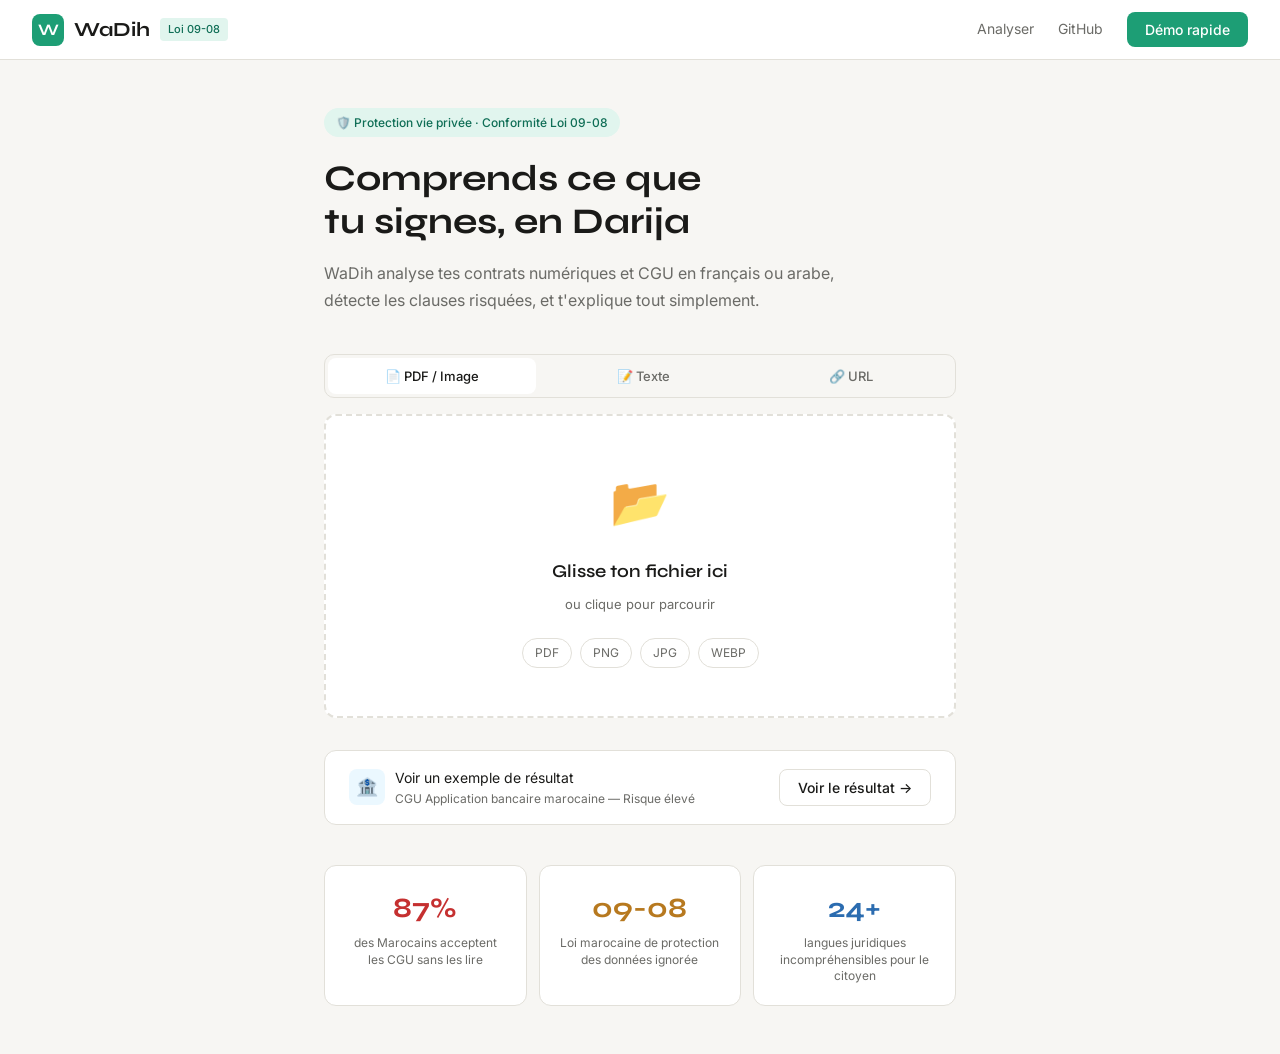
<file: Wadih/index.html>
<!DOCTYPE html>
<html lang="fr">
<head>
  <meta charset="UTF-8">
  <meta name="viewport" content="width=device-width, initial-scale=1.0">
  <title>WaDih — Analyse de CGU en Darija</title>
  <link rel="preconnect" href="https://fonts.googleapis.com">
  <link href="https://fonts.googleapis.com/css2?family=Syne:wght@400;500;600;700&family=Inter:wght@300;400;500&display=swap" rel="stylesheet">
  <link rel="stylesheet" href="style.css">
</head>
<body>

<!-- NAVBAR -->
<nav>
  <a class="logo" href="#" onclick="showPage('upload')">
    <div class="logo-mark">W</div>
    WaDih
    <span class="loi-badge">Loi 09-08</span>
  </a>
  <div class="nav-right">
    <a class="nav-link" onclick="showPage('upload')">Analyser</a>
    <a class="nav-link" href="https://github.com/taha-elmou/WaDih" target="_blank">GitHub</a>
    <button class="btn btn-primary" onclick="runDemo()">Démo rapide</button>
  </div>
</nav>

<!-- PAGE : UPLOAD -->
<div class="page active" id="page-upload">
  <div class="upload-page">
    <div class="hero-tag">🛡️ Protection vie privée · Conformité Loi 09-08</div>
    <h1 class="hero-title">Comprends ce que<br>tu signes, en Darija</h1>
    <p class="hero-sub">
      WaDih analyse tes contrats numériques et CGU en français ou arabe,
      détecte les clauses risquées, et t'explique tout simplement.
    </p>

    <div class="input-tabs">
      <button class="itab active" onclick="switchInputTab('file', this)">📄 PDF / Image</button>
      <button class="itab"        onclick="switchInputTab('text', this)">📝 Texte</button>
      <button class="itab"        onclick="switchInputTab('url',  this)">🔗 URL</button>
    </div>

    <div class="input-panel active" id="panel-file">
      <div class="dropzone" id="dropzone"
        ondragover="event.preventDefault(); this.classList.add('dragging')"
        ondragleave="this.classList.remove('dragging')"
        ondrop="handleDrop(event)">
        <input type="file" accept=".pdf,.png,.jpg,.jpeg,.webp" onchange="handleFileSelect(event)" />
        <div class="dz-icon">📂</div>
        <div class="dz-title">Glisse ton fichier ici</div>
        <p class="dz-sub">ou clique pour parcourir</p>
        <div class="type-pills">
          <span class="type-pill">PDF</span>
          <span class="type-pill">PNG</span>
          <span class="type-pill">JPG</span>
          <span class="type-pill">WEBP</span>
        </div>
      </div>
    </div>

    <div class="input-panel" id="panel-text">
      <div class="text-panel">
        <textarea id="text-input" placeholder="Colle ici le texte de ton contrat ou CGU..." oninput="updateCharCount()"></textarea>
        <div class="text-panel-footer">
          <span class="char-count" id="char-count">0 caractères</span>
          <button class="btn btn-primary" onclick="startAnalysis()">Analyser →</button>
        </div>
      </div>
    </div>

    <div class="input-panel" id="panel-url">
      <div class="url-panel">
        <div class="url-input-group">
          <input type="text" id="url-input" placeholder="https://exemple.com/cgu" />
          <button class="btn btn-primary" onclick="startAnalysis()">Analyser →</button>
        </div>
        <div>
          <div style="font-size:12px; color:var(--muted); margin-bottom:8px;">Exemples :</div>
          <div class="url-examples">
            <div class="url-ex" onclick="fillUrl('https://www.cih.co.ma/cgu')">CIH Bank CGU</div>
            <div class="url-ex" onclick="fillUrl('https://www.attijaribank.co.ma/legal')">Attijariwafa Bank</div>
            <div class="url-ex" onclick="fillUrl('https://play.google.com/store/apps')">App Google Play</div>
          </div>
        </div>
      </div>
    </div>

    <div class="demo-strip">
      <div class="demo-left">
        <div class="demo-icon">🏦</div>
        <div class="demo-text">
          Voir un exemple de résultat
          <small>CGU Application bancaire marocaine — Risque élevé</small>
        </div>
      </div>
      <button class="btn btn-outline" onclick="runDemo()">Voir le résultat →</button>
    </div>

    <div class="stats-row">
      <div class="stat-card">
        <div class="stat-number" style="color:var(--red)">87%</div>
        <div class="stat-label">des Marocains acceptent les CGU sans les lire</div>
      </div>
      <div class="stat-card">
        <div class="stat-number" style="color:var(--amber)">09-08</div>
        <div class="stat-label">Loi marocaine de protection des données ignorée</div>
      </div>
      <div class="stat-card">
        <div class="stat-number" style="color:var(--blue)">24+</div>
        <div class="stat-label">langues juridiques incompréhensibles pour le citoyen</div>
      </div>
    </div>
  </div>
</div>

<!-- PAGE : LOADING -->
<div class="page" id="page-loading">
  <div class="loading-page">
    <div class="loading-spinner"></div>
    <div class="loading-title">Analyse en cours...</div>
    <p style="color:var(--muted); font-size:14px">Cela prend généralement 5 à 15 secondes</p>
    <div class="loading-steps" id="loading-steps">
      <div class="lstep" id="lstep-0"><div class="lstep-dot"></div><span>Extraction du texte (OCR / PyMuPDF)</span></div>
      <div class="lstep" id="lstep-1"><div class="lstep-dot"></div><span>Détection de la langue (français / arabe)</span></div>
      <div class="lstep" id="lstep-2"><div class="lstep-dot"></div><span>Analyse NLP des clauses (AraBERT / CamemBERT)</span></div>
      <div class="lstep" id="lstep-3"><div class="lstep-dot"></div><span>Calcul du score de risque (Loi 09-08)</span></div>
      <div class="lstep" id="lstep-4"><div class="lstep-dot"></div><span>Génération du résumé en Darija (GPT-4o)</span></div>
    </div>
  </div>
</div>

<!-- PAGE : RÉSULTATS -->
<div class="page" id="page-results">
  <div class="results-page">

    <div class="results-topbar">
      <div>
        <button class="back-btn" onclick="showPage('upload')">← Nouvelle analyse</button>
        <h1 class="results-title">CGU — Application Bancaire Maroc</h1>
        <div class="results-meta">Analysé le <span id="analysis-date"></span> · 2 847 mots · PDF natif</div>
      </div>
      <span class="risk-pill risk-high">⚠️ Risque élevé</span>
    </div>

    <div class="score-card">
      <div class="score-item">
        <div class="score-val" style="color:var(--red)">78/100</div>
        <div class="score-label">Score de risque</div>
      </div>
      <div class="score-item">
        <div class="score-val" style="color:var(--red)">4</div>
        <div class="score-label">Alertes critiques</div>
      </div>
      <div class="score-item">
        <div class="score-val" style="color:var(--amber)">2</div>
        <div class="score-label">Alertes moyennes</div>
      </div>
      <div class="score-item">
        <div class="score-val" style="color:var(--green-dark)">1</div>
        <div class="score-label">Point positif</div>
      </div>
    </div>

    <div class="rtabs">
      <button class="rtab active" onclick="switchResultTab('alerts', this)">
        Alertes <span class="rtab-count count-red">4</span>
      </button>
      <button class="rtab" onclick="switchResultTab('darija', this)">Résumé Darija</button>
      <button class="rtab" onclick="switchResultTab('clauses', this)">Clauses détectées</button>
      <!-- Tab ajouté pour afficher le texte brut extrait par le backend -->
      <button class="rtab" id="tab-raw" onclick="switchResultTab('raw', this)">
        📄 Texte extrait
      </button>
    </div>

    <!-- PANEL ALERTES -->
    <div class="rpanel active" id="rpanel-alerts">
      <div class="alerts-list">
        <div class="alert-card sev-high">
          <div class="alert-icon-wrap icon-red">💬</div>
          <div class="alert-body">
            <div class="alert-header">
              <span class="alert-title">Accès aux SMS</span>
              <span class="loi-tag">Art. 3 Loi 09-08</span>
              <span class="sev-tag high">Élevé</span>
            </div>
            <p class="alert-desc">L'application demande à lire tous tes messages SMS, y compris les codes de vérification bancaires d'autres applications. Aucun consentement explicite n'est requis.</p>
          </div>
        </div>
        <div class="alert-card sev-high">
          <div class="alert-icon-wrap icon-red">📍</div>
          <div class="alert-body">
            <div class="alert-header">
              <span class="alert-title">Localisation GPS en continu</span>
              <span class="loi-tag">Art. 3 Loi 09-08</span>
              <span class="sev-tag high">Élevé</span>
            </div>
            <p class="alert-desc">La clause autorise le suivi de ta position géographique même lorsque l'application est fermée en arrière-plan, sans durée limite précisée.</p>
          </div>
        </div>
        <div class="alert-card sev-high">
          <div class="alert-icon-wrap icon-red">🗂️</div>
          <div class="alert-body">
            <div class="alert-header">
              <span class="alert-title">Accès à la liste de contacts</span>
              <span class="loi-tag">Art. 3 Loi 09-08</span>
              <span class="sev-tag high">Élevé</span>
            </div>
            <p class="alert-desc">L'application peut lire et stocker l'ensemble de ton répertoire téléphonique, noms, numéros et emails inclus.</p>
          </div>
        </div>
        <div class="alert-card sev-high">
          <div class="alert-icon-wrap icon-red">🌍</div>
          <div class="alert-body">
            <div class="alert-header">
              <span class="alert-title">Transfert de données hors Maroc</span>
              <span class="loi-tag">Art. 43 Loi 09-08</span>
              <span class="sev-tag high">Élevé</span>
            </div>
            <p class="alert-desc">Les données sont transférables dans des pays sans niveau de protection équivalent à la législation marocaine, sans notification préalable.</p>
          </div>
        </div>
        <div class="alert-card sev-medium">
          <div class="alert-icon-wrap icon-amber">🤝</div>
          <div class="alert-body">
            <div class="alert-header">
              <span class="alert-title">Partage avec des tiers non listés</span>
              <span class="sev-tag medium">Moyen</span>
            </div>
            <p class="alert-desc">Les données peuvent être partagées avec "des partenaires commerciaux" sans liste exhaustive définie dans le contrat.</p>
          </div>
        </div>
        <div class="alert-card sev-medium">
          <div class="alert-icon-wrap icon-amber">⏳</div>
          <div class="alert-body">
            <div class="alert-header">
              <span class="alert-title">Durée de conservation indéfinie</span>
              <span class="sev-tag medium">Moyen</span>
            </div>
            <p class="alert-desc">Les données sont conservées "aussi longtemps que nécessaire", formulation vague non conforme aux bonnes pratiques.</p>
          </div>
        </div>
        <div class="alert-card sev-low">
          <div class="alert-icon-wrap icon-green">✅</div>
          <div class="alert-body">
            <div class="alert-header">
              <span class="alert-title">Droit de suppression prévu</span>
              <span class="sev-tag low">Positif</span>
            </div>
            <p class="alert-desc">Un mécanisme de suppression des données est mentionné, avec un délai de traitement de 90 jours.</p>
          </div>
        </div>
      </div>
    </div>

    <!-- PANEL DARIJA -->
    <div class="rpanel" id="rpanel-darija">
      <div class="darija-card">
        <div class="darija-header">
          <h3>ملخص بالدارجة</h3>
          <span class="model-tag">🤖 توليد بـ GPT-4o + AraBERT</span>
        </div>
        <div class="darija-body">
          <div class="darija-block">
            <div class="darija-label">الملخص / Résumé</div>
            <div class="darija-text">
              هاد التطبيق كيطلب صلاحيات بزاف وخطيرة. كيقرا رسائل SMS ديالك، وكيتبع موقعك الجغرافي حتى منين تسد التطبيق. كذلك معلوماتك كتمشي لأطراف خارج المغرب بلا ما تعرف.
              <br><br>
              هاد التطبيق عندو الحق يقرأ: رسائلك SMS، جهات الاتصال ديالك، الموقع الجغرافي ديالك، والصور في الجهاز ديالك.
            </div>
            <div class="darija-warning">⚠️ نصيحة: لا توافق بلا ما تفهم</div>
          </div>
          <div class="darija-perms">
            <div class="darija-perms-label">الصلاحيات الخطيرة المطلوبة :</div>
            <div class="perm-tags">
              <span class="perm-tag">📱 رسائل SMS</span>
              <span class="perm-tag">📞 جهات الاتصال</span>
              <span class="perm-tag">📍 الموقع GPS</span>
              <span class="perm-tag">📸 الصور</span>
              <span class="perm-tag">🌍 نقل خارج المغرب</span>
            </div>
          </div>
          <div class="conformite-box">
            <div class="conformite-title">📋 Conformité Loi 09-08</div>
            <div class="conformite-text">
              3 violations potentielles détectées : accès aux SMS sans consentement explicite (Art. 3),
              localisation sans limitation (Art. 3), transfert hors Maroc sans garanties (Art. 43).
            </div>
          </div>
        </div>
      </div>
    </div>

    <!-- PANEL CLAUSES -->
    <div class="rpanel" id="rpanel-clauses">
      <div class="clauses-grid">
        <div class="clause-card">
          <div class="clause-label">📦 Données collectées</div>
          <div class="clause-val">SMS, contacts, localisation, photos, données bancaires, identifiants publicitaires</div>
        </div>
        <div class="clause-card">
          <div class="clause-label">⏳ Durée de conservation</div>
          <div class="clause-val">Non précisée — "aussi longtemps que nécessaire pour les services"</div>
        </div>
        <div class="clause-card">
          <div class="clause-label">🤝 Partage tiers</div>
          <div class="clause-val">Partenaires commerciaux non nommés, autorités, filiales, acquéreurs potentiels</div>
        </div>
        <div class="clause-card">
          <div class="clause-label">🌍 Transfert international</div>
          <div class="clause-val">Autorisé vers pays sans protection équivalente, sans notification</div>
        </div>
        <div class="clause-card">
          <div class="clause-label">🗑️ Droit de suppression</div>
          <div class="clause-val">Prévu — délai de 90 jours, sans garantie de suppression totale chez les tiers</div>
        </div>
        <div class="clause-card">
          <div class="clause-label">⚖️ Droit applicable</div>
          <div class="clause-val">Droit marocain — Loi 09-08 mentionnée mais clauses partiellement non conformes</div>
        </div>
      </div>
      <div class="export-bar">
        <div class="export-text">
          Rapport complet disponible
          <small>PDF · inclut alertes, résumé Darija et clauses détectées</small>
        </div>
        <div class="export-btns">
          <button class="btn btn-outline" onclick="alert('Disponible avec le backend connecté')">📤 Partager</button>
          <button class="btn btn-primary" onclick="downloadReport()">⬇️ Télécharger</button>
        </div>
      </div>
    </div>

    <!-- PANEL TEXTE EXTRAIT — rempli dynamiquement par app.js -->
    <div class="rpanel" id="rpanel-raw">
      <div class="raw-text-card">

        <!-- En-tête avec métadonnées de l'extraction -->
        <div class="raw-text-header">
          <div class="raw-text-title">Texte brut extrait</div>
          <div class="raw-text-meta" id="raw-meta">—</div>
        </div>

        <!-- Zone d'affichage du texte — remplie par JS -->
        <pre class="raw-text-body" id="raw-text-body">Aucun fichier analysé pour le moment.
Uploade un PDF ou une image pour voir le texte extrait ici.</pre>

        <!-- Barre d'actions -->
        <div class="raw-text-footer">
          <span class="char-count" id="raw-char-count">0 caractères</span>
          <button class="btn btn-outline" onclick="copyRawText()">📋 Copier le texte</button>
        </div>

      </div>
    </div>

  </div>
</div>

<script src="app.js"></script>
</body>
</html>
</file>
<file: Wadih/style.css>
:root {
  --green: #1D9E75;
  --green-dark: #0F6E56;
  --green-light: #E1F5EE;
  --red: #C53030;
  --red-light: #FFF5F5;
  --amber: #B7791F;
  --amber-light: #FFFBEB;
  --blue: #2B6CB0;
  --blue-light: #EBF8FF;
  --bg: #F7F6F3;
  --surface: #FFFFFF;
  --border: #E2E0D9;
  --text: #1A1A18;
  --muted: #6B6B67;
  --subtle: #9B9B96;
}

* { box-sizing: border-box; margin: 0; padding: 0; }

body {
  font-family: 'Inter', sans-serif;
  background: var(--bg);
  color: var(--text);
  min-height: 100vh;
  font-size: 15px;
  line-height: 1.6;
}

/* ── NAV ── */
nav {
  background: var(--surface);
  border-bottom: 1px solid var(--border);
  padding: 0 2rem;
  display: flex;
  align-items: center;
  justify-content: space-between;
  height: 60px;
  position: sticky;
  top: 0;
  z-index: 100;
}

.logo {
  display: flex;
  align-items: center;
  gap: 10px;
  font-family: 'Syne', sans-serif;
  font-weight: 700;
  font-size: 20px;
  color: var(--text);
  text-decoration: none;
}

.logo-mark {
  width: 32px;
  height: 32px;
  background: var(--green);
  border-radius: 8px;
  display: flex;
  align-items: center;
  justify-content: center;
  color: white;
  font-size: 16px;
  font-weight: 700;
}

.loi-badge {
  font-size: 11px;
  font-weight: 500;
  padding: 3px 8px;
  background: var(--green-light);
  color: var(--green-dark);
  border-radius: 4px;
  font-family: 'Inter', sans-serif;
}

.nav-right {
  display: flex;
  align-items: center;
  gap: 1.5rem;
}

.nav-link {
  font-size: 14px;
  color: var(--muted);
  text-decoration: none;
  cursor: pointer;
}

.nav-link:hover { color: var(--text); }

/* ── BUTTONS ── */
.btn {
  display: inline-flex;
  align-items: center;
  gap: 6px;
  padding: 9px 18px;
  border-radius: 8px;
  font-size: 14px;
  font-weight: 500;
  cursor: pointer;
  border: none;
  font-family: 'Inter', sans-serif;
  transition: all 0.15s;
}

.btn-primary { background: var(--green); color: white; }
.btn-primary:hover { background: var(--green-dark); }

.btn-outline {
  background: white;
  color: var(--text);
  border: 1px solid var(--border);
}
.btn-outline:hover { background: var(--bg); }

/* ── PAGE ROUTING ── */
.page { display: none; }
.page.active { display: block; }

/* ══════════════════════════════
   UPLOAD PAGE
══════════════════════════════ */
.upload-page {
  max-width: 680px;
  margin: 0 auto;
  padding: 3rem 1.5rem;
}

.hero-tag {
  display: inline-flex;
  align-items: center;
  gap: 6px;
  font-size: 12px;
  font-weight: 500;
  padding: 5px 12px;
  background: var(--green-light);
  color: var(--green-dark);
  border-radius: 20px;
  margin-bottom: 1.25rem;
}

.hero-title {
  font-family: 'Syne', sans-serif;
  font-size: 36px;
  font-weight: 700;
  line-height: 1.2;
  color: var(--text);
  margin-bottom: 1rem;
}

.hero-sub {
  font-size: 16px;
  color: var(--muted);
  line-height: 1.7;
  margin-bottom: 2.5rem;
  max-width: 520px;
}

/* Input tabs */
.input-tabs {
  display: flex;
  border: 1px solid var(--border);
  border-radius: 10px;
  overflow: hidden;
  margin-bottom: 1rem;
  background: var(--bg);
}

.itab {
  flex: 1;
  padding: 10px;
  text-align: center;
  font-size: 13px;
  font-weight: 500;
  color: var(--muted);
  cursor: pointer;
  transition: all 0.15s;
  border: none;
  background: transparent;
  font-family: 'Inter', sans-serif;
}

.itab.active {
  background: white;
  color: var(--text);
  border-radius: 8px;
  margin: 3px;
}

.input-panel { display: none; }
.input-panel.active { display: block; }

/* Drop zone */
.dropzone {
  border: 2px dashed var(--border);
  border-radius: 12px;
  background: white;
  padding: 3rem 2rem;
  text-align: center;
  cursor: pointer;
  transition: all 0.2s;
  position: relative;
}

.dropzone:hover,
.dropzone.dragging {
  border-color: var(--green);
  background: var(--green-light);
}

.dropzone input[type="file"] {
  position: absolute;
  inset: 0;
  opacity: 0;
  cursor: pointer;
  width: 100%;
  height: 100%;
}

.dz-icon { font-size: 48px; margin-bottom: 1rem; }

.dz-title {
  font-family: 'Syne', sans-serif;
  font-size: 18px;
  font-weight: 600;
  margin-bottom: 0.5rem;
}

.dz-sub { font-size: 13px; color: var(--muted); margin-bottom: 1.5rem; }

.type-pills {
  display: flex;
  gap: 8px;
  justify-content: center;
  flex-wrap: wrap;
}

.type-pill {
  font-size: 12px;
  padding: 4px 12px;
  border-radius: 20px;
  border: 1px solid var(--border);
  color: var(--muted);
  background: white;
}

/* Text panel */
.text-panel {
  background: white;
  border: 1px solid var(--border);
  border-radius: 12px;
  overflow: hidden;
}

.text-panel textarea {
  width: 100%;
  min-height: 200px;
  padding: 1.25rem;
  border: none;
  outline: none;
  font-family: 'Inter', sans-serif;
  font-size: 14px;
  color: var(--text);
  resize: vertical;
  background: transparent;
  line-height: 1.7;
}

.text-panel-footer {
  padding: 0.75rem 1.25rem;
  border-top: 1px solid var(--border);
  display: flex;
  align-items: center;
  justify-content: space-between;
}

.char-count { font-size: 12px; color: var(--subtle); }

/* URL panel */
.url-panel {
  background: white;
  border: 1px solid var(--border);
  border-radius: 12px;
  padding: 1.5rem;
}

.url-input-group {
  display: flex;
  gap: 8px;
  margin-bottom: 1rem;
}

.url-input-group input {
  flex: 1;
  padding: 10px 14px;
  border: 1px solid var(--border);
  border-radius: 8px;
  font-size: 14px;
  font-family: 'Inter', sans-serif;
  color: var(--text);
  background: var(--bg);
  outline: none;
  transition: border-color 0.15s;
}

.url-input-group input:focus { border-color: var(--green); }

.url-examples { display: flex; gap: 8px; flex-wrap: wrap; }

.url-ex {
  font-size: 12px;
  padding: 3px 10px;
  background: var(--bg);
  border: 1px solid var(--border);
  border-radius: 4px;
  color: var(--muted);
  cursor: pointer;
  transition: all 0.15s;
}

.url-ex:hover {
  border-color: var(--green);
  color: var(--green-dark);
  background: var(--green-light);
}

/* Demo strip */
.demo-strip {
  margin-top: 2rem;
  background: white;
  border: 1px solid var(--border);
  border-radius: 12px;
  padding: 1rem 1.5rem;
  display: flex;
  align-items: center;
  justify-content: space-between;
}

.demo-left { display: flex; align-items: center; gap: 10px; }

.demo-icon {
  width: 36px;
  height: 36px;
  background: var(--blue-light);
  border-radius: 8px;
  display: flex;
  align-items: center;
  justify-content: center;
  font-size: 18px;
}

.demo-text { font-size: 14px; color: var(--text); }
.demo-text small { color: var(--muted); font-size: 12px; display: block; }

/* Stats */
.stats-row {
  display: grid;
  grid-template-columns: repeat(3, 1fr);
  gap: 12px;
  margin-top: 2.5rem;
}

.stat-card {
  background: white;
  border: 1px solid var(--border);
  border-radius: 12px;
  padding: 1.25rem;
  text-align: center;
}

.stat-number {
  font-family: 'Syne', sans-serif;
  font-size: 28px;
  font-weight: 700;
  margin-bottom: 4px;
}

.stat-label { font-size: 12px; color: var(--muted); line-height: 1.4; }

/* ══════════════════════════════
   LOADING PAGE
══════════════════════════════ */
.loading-page {
  max-width: 480px;
  margin: 6rem auto;
  padding: 2rem;
  text-align: center;
}

.loading-spinner {
  width: 56px;
  height: 56px;
  border: 3px solid var(--green-light);
  border-top-color: var(--green);
  border-radius: 50%;
  animation: spin 0.8s linear infinite;
  margin: 0 auto 1.5rem;
}

@keyframes spin { to { transform: rotate(360deg); } }

.loading-title {
  font-family: 'Syne', sans-serif;
  font-size: 20px;
  font-weight: 600;
  margin-bottom: 0.5rem;
}

.loading-steps {
  margin-top: 2rem;
  display: flex;
  flex-direction: column;
  gap: 10px;
  text-align: left;
}

.lstep {
  display: flex;
  align-items: center;
  gap: 10px;
  padding: 10px 14px;
  background: white;
  border: 1px solid var(--border);
  border-radius: 8px;
  font-size: 13px;
  color: var(--muted);
  transition: all 0.3s;
}

.lstep.done  { color: var(--green-dark); border-color: var(--green-light); background: var(--green-light); }
.lstep.active { color: var(--text); border-color: var(--green); }

.lstep-dot {
  width: 8px;
  height: 8px;
  border-radius: 50%;
  background: var(--border);
  flex-shrink: 0;
}

.lstep.done  .lstep-dot { background: var(--green); }
.lstep.active .lstep-dot { background: var(--green); animation: pulse 1s ease infinite; }

@keyframes pulse {
  0%, 100% { transform: scale(1); opacity: 1; }
  50%       { transform: scale(1.4); opacity: 0.7; }
}

/* ══════════════════════════════
   RESULTS PAGE
══════════════════════════════ */
.results-page {
  max-width: 760px;
  margin: 0 auto;
  padding: 2rem 1.5rem;
}

.results-topbar {
  display: flex;
  align-items: flex-start;
  justify-content: space-between;
  margin-bottom: 1.5rem;
  gap: 1rem;
}

.back-btn {
  display: flex;
  align-items: center;
  gap: 6px;
  font-size: 13px;
  color: var(--muted);
  cursor: pointer;
  margin-bottom: 6px;
  background: none;
  border: none;
  font-family: 'Inter', sans-serif;
  padding: 0;
}

.back-btn:hover { color: var(--text); }

.results-title {
  font-family: 'Syne', sans-serif;
  font-size: 22px;
  font-weight: 700;
}

.results-meta { font-size: 13px; color: var(--muted); margin-top: 2px; }

/* Risk pill */
.risk-pill {
  display: inline-flex;
  align-items: center;
  gap: 6px;
  padding: 6px 14px;
  border-radius: 20px;
  font-size: 13px;
  font-weight: 600;
  white-space: nowrap;
  flex-shrink: 0;
}

.risk-high   { background: var(--red-light);   color: var(--red); }
.risk-medium { background: var(--amber-light);  color: var(--amber); }
.risk-low    { background: var(--green-light);  color: var(--green-dark); }

/* Score card */
.score-card {
  background: white;
  border: 1px solid var(--border);
  border-radius: 12px;
  padding: 1.25rem 1.5rem;
  margin-bottom: 1rem;
  display: grid;
  grid-template-columns: repeat(4, 1fr);
  gap: 1rem;
}

.score-item { text-align: center; }

.score-val {
  font-family: 'Syne', sans-serif;
  font-size: 24px;
  font-weight: 700;
  margin-bottom: 4px;
}

.score-label {
  font-size: 11px;
  color: var(--muted);
  text-transform: uppercase;
  letter-spacing: 0.04em;
}

/* Result tabs */
.rtabs {
  display: flex;
  border-bottom: 2px solid var(--border);
  margin-bottom: 1.25rem;
}

.rtab {
  padding: 10px 18px;
  font-size: 14px;
  font-weight: 500;
  color: var(--muted);
  cursor: pointer;
  border-bottom: 2px solid transparent;
  margin-bottom: -2px;
  transition: all 0.15s;
  background: none;
  border-top: none;
  border-left: none;
  border-right: none;
  font-family: 'Inter', sans-serif;
}

.rtab.active { color: var(--green); border-bottom-color: var(--green); }

.rtab-count {
  display: inline-flex;
  align-items: center;
  justify-content: center;
  width: 18px;
  height: 18px;
  border-radius: 50%;
  font-size: 11px;
  font-weight: 600;
  margin-left: 6px;
}

.count-red   { background: #FED7D7; color: var(--red); }
.count-amber { background: #FEFCBF; color: var(--amber); }

.rpanel { display: none; }
.rpanel.active { display: block; }

/* Alerts */
.alerts-list { display: flex; flex-direction: column; gap: 10px; }

.alert-card {
  background: white;
  border: 1px solid var(--border);
  border-radius: 10px;
  padding: 1rem 1.25rem;
  display: flex;
  align-items: flex-start;
  gap: 12px;
  transition: border-color 0.15s;
}

.alert-card:hover { border-color: var(--muted); }

.alert-card.sev-high   { border-left: 3px solid var(--red); }
.alert-card.sev-medium { border-left: 3px solid var(--amber); }
.alert-card.sev-low    { border-left: 3px solid var(--green); }

.alert-icon-wrap {
  width: 36px;
  height: 36px;
  border-radius: 8px;
  display: flex;
  align-items: center;
  justify-content: center;
  font-size: 18px;
  flex-shrink: 0;
}

.icon-red   { background: var(--red-light); }
.icon-amber { background: var(--amber-light); }
.icon-green { background: var(--green-light); }

.alert-body { flex: 1; }

.alert-header {
  display: flex;
  align-items: center;
  gap: 8px;
  margin-bottom: 4px;
  flex-wrap: wrap;
}

.alert-title { font-size: 14px; font-weight: 600; color: var(--text); }

.loi-tag {
  font-size: 10px;
  font-weight: 600;
  padding: 2px 7px;
  border-radius: 4px;
  background: var(--blue-light);
  color: var(--blue);
}

.alert-desc { font-size: 13px; color: var(--muted); line-height: 1.6; }

.sev-tag {
  font-size: 11px;
  padding: 2px 8px;
  border-radius: 4px;
  font-weight: 500;
  margin-left: auto;
  flex-shrink: 0;
}

.sev-tag.high   { background: var(--red-light);  color: var(--red); }
.sev-tag.medium { background: var(--amber-light); color: var(--amber); }
.sev-tag.low    { background: var(--green-light); color: var(--green-dark); }

/* Darija panel */
.darija-card {
  background: white;
  border: 1px solid var(--border);
  border-radius: 12px;
  overflow: hidden;
}

.darija-header {
  padding: 1rem 1.5rem;
  border-bottom: 1px solid var(--border);
  display: flex;
  align-items: center;
  justify-content: space-between;
}

.darija-header h3 {
  font-family: 'Syne', sans-serif;
  font-size: 16px;
  font-weight: 600;
}

.model-tag {
  font-size: 11px;
  color: var(--subtle);
  display: flex;
  align-items: center;
  gap: 4px;
}

.darija-body { padding: 1.5rem; }

.darija-block {
  background: #FAFAF8;
  border: 1px solid var(--border);
  border-radius: 10px;
  padding: 1.25rem;
  direction: rtl;
  text-align: right;
  margin-bottom: 1.25rem;
}

.darija-block-label {
  font-size: 11px;
  color: var(--subtle);
  text-transform: uppercase;
  letter-spacing: 0.05em;
  direction: ltr;
  text-align: left;
  margin-bottom: 8px;
}

.darija-text { font-size: 16px; line-height: 1.9; color: var(--text); }

.darija-warning {
  margin-top: 10px;
  font-size: 14px;
  font-weight: 600;
  color: var(--red);
}

.darija-perms {
  margin-top: 1rem;
  padding: 1rem 1.25rem;
  background: var(--bg);
  border-radius: 8px;
  border: 1px solid var(--border);
}

.darija-perms-label {
  font-size: 12px;
  color: var(--muted);
  margin-bottom: 8px;
  font-weight: 500;
}

.perm-tags { display: flex; gap: 8px; flex-wrap: wrap; }

.perm-tag {
  font-size: 13px;
  padding: 4px 12px;
  border-radius: 20px;
  background: var(--red-light);
  color: var(--red);
  font-weight: 500;
}

.conformite-box {
  margin-top: 1rem;
  padding: 1rem;
  background: var(--blue-light);
  border-radius: 8px;
  border: 1px solid #BEE3F8;
}

.conformite-title {
  font-size: 12px;
  color: var(--blue);
  font-weight: 600;
  margin-bottom: 4px;
}

.conformite-text { font-size: 13px; color: var(--blue); }

/* Clauses */
.clauses-grid {
  display: grid;
  grid-template-columns: 1fr 1fr;
  gap: 10px;
  margin-bottom: 1.25rem;
}

.clause-card {
  background: white;
  border: 1px solid var(--border);
  border-radius: 10px;
  padding: 1rem 1.25rem;
}

.clause-label {
  font-size: 11px;
  text-transform: uppercase;
  letter-spacing: 0.04em;
  color: var(--subtle);
  margin-bottom: 6px;
}

.clause-val { font-size: 13px; color: var(--text); line-height: 1.5; }

/* Export bar */
.export-bar {
  background: white;
  border: 1px solid var(--border);
  border-radius: 12px;
  padding: 1rem 1.5rem;
  display: flex;
  align-items: center;
  justify-content: space-between;
  margin-top: 1.25rem;
}

.export-text { font-size: 14px; }
.export-text small { color: var(--muted); font-size: 12px; display: block; }
.export-btns { display: flex; gap: 8px; }

/* ── RESPONSIVE ── */
@media (max-width: 600px) {
  .stats-row          { grid-template-columns: 1fr; }
  .score-card         { grid-template-columns: repeat(2, 1fr); }
  .clauses-grid       { grid-template-columns: 1fr; }
  .nav-right .nav-link { display: none; }
  .hero-title         { font-size: 26px; }
}
</file>
